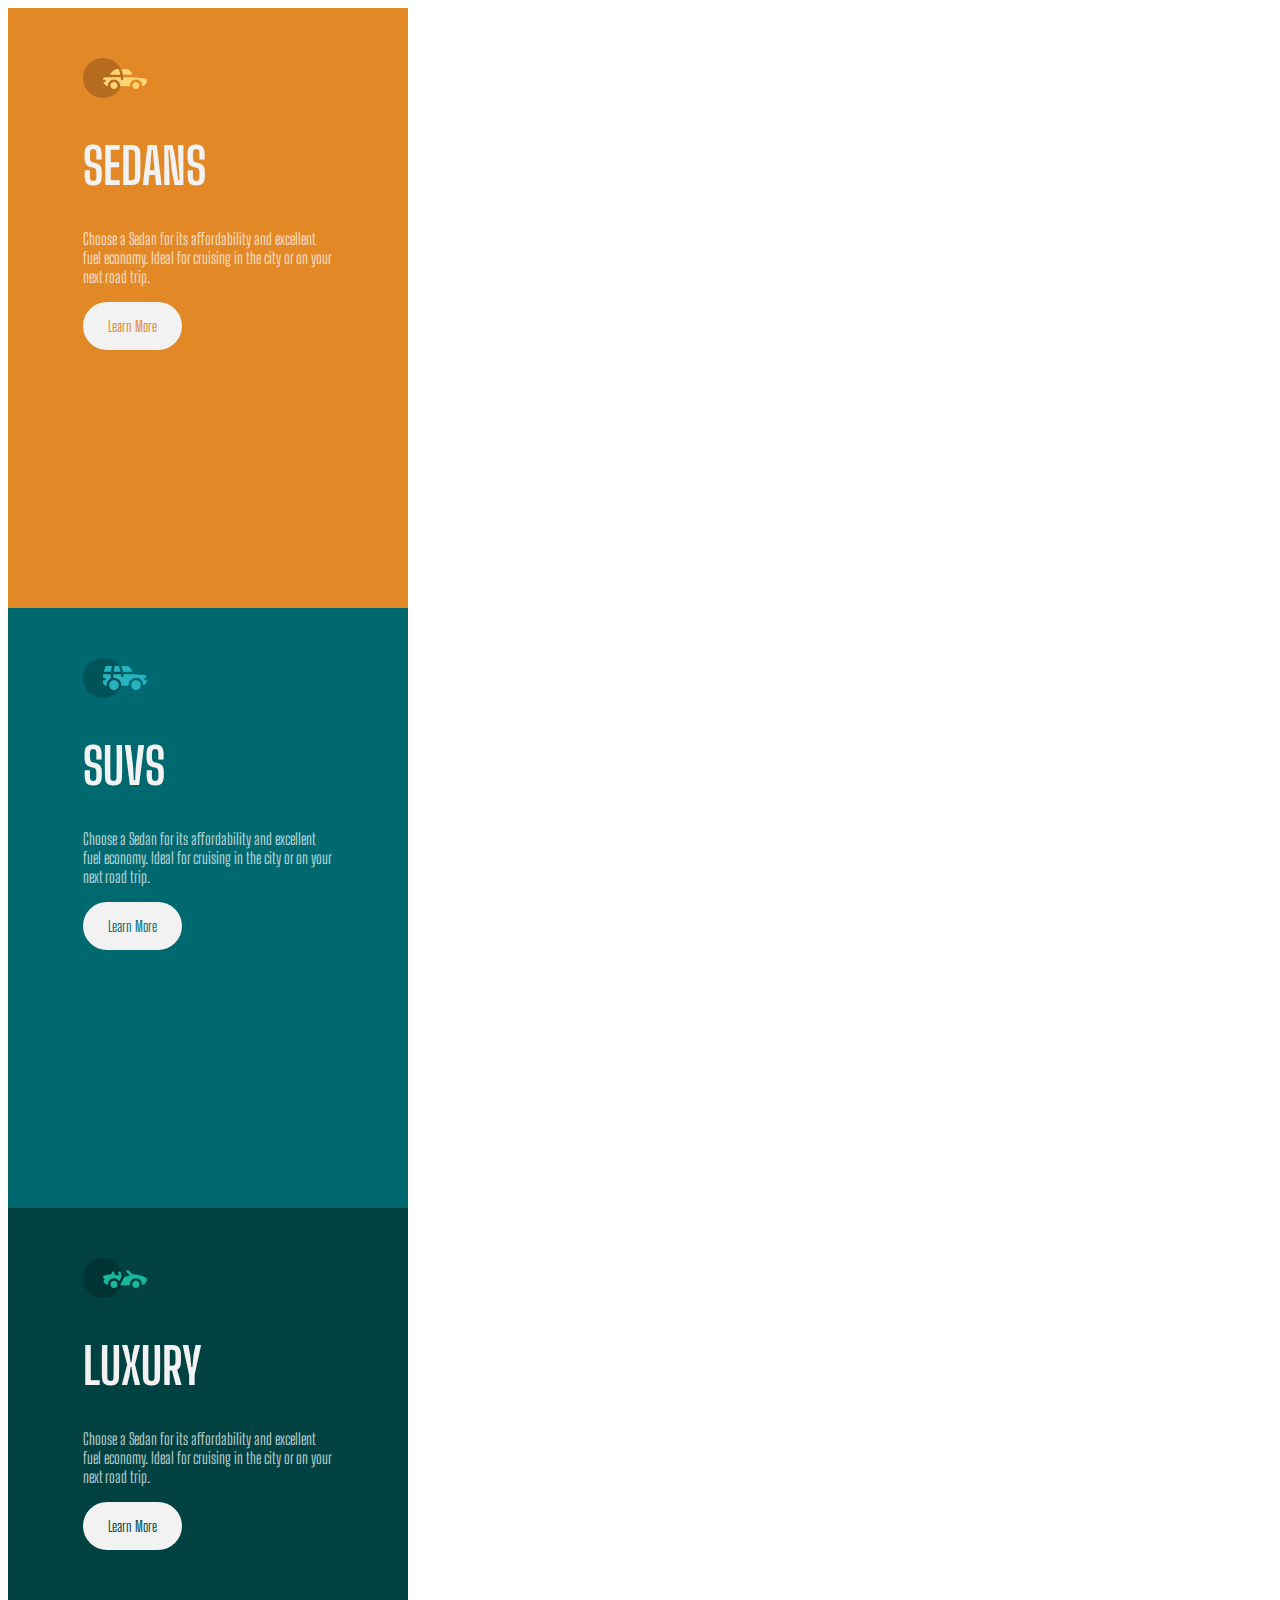
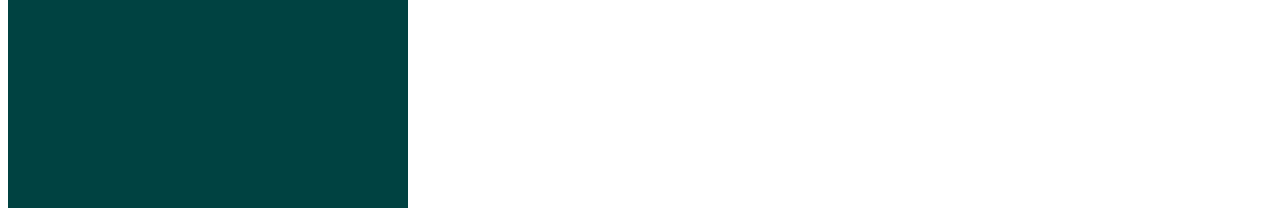
<file: CSSTASK/CSS Task/index.html>
<!DOCTYPE html>
<html lang="en">

<head>
    <meta charset="UTF-8">
    <meta http-equiv="X-UA-Compatible" content="IE=edge">
    <meta name="viewport" content="width=device-width, initial-scale=1.0">
    <link rel="stylesheet" href="./style.css">


    <link rel="preconnect" href="https://fonts.gstatic.com">

    <link href="https://fonts.googleapis.com/css2?family=Big+Shoulders+Display:wght@700&family=Lexend+Deca&display=swap"
        rel="stylesheet">
    <title>css task</title>

</head>

<body>
    <section class="flex-container">

        <section class="sedan">

            <img src="./images/icon-sedans.svg">
            <h1 id="SEDANS">SEDANS</h1>
            <p>Choose a Sedan for its affordability and excellent fuel economy.
                Ideal for cruising in the city or on your next road trip.</p>

            <Button id="sedan">Learn More</BUtton>

        </section>

        <section class="suv">

            <img src="./images/icon-suvs.svg">
            <h1 id="SUVS">SUVS</h1>
            <p>Choose a Sedan for its affordability and excellent fuel economy.
                Ideal for cruising in the city or on your next road trip.</p>

            <Button id="suv">Learn More</BUtton>

        </section>

        <section class="luxury">

            <img src="./images/icon-luxury.svg">
            <h1>LUXURY</h1>
            <p>Choose a Sedan for its affordability and excellent fuel economy.
                Ideal for cruising in the city or on your next road trip.</p>

            <Button id="luxury">Learn More</BUtton>

        </section>


    </section>
</body>

</html>
</file>
<file: CSSTASK/CSS Task/style.css>
h1 {font-family:Big Shoulders Display, cursive;
    Lexend Deca, sans-serif;
font-size:50px;
color: hsl(0, 0%, 95%);
 }

p{
    font-size: 25;
font-family:Big Shoulders Display, cursive;
Lexend Deca, sans-serif ;
color:hsla(0, 0%, 100%, 0.75)
 }

button{
    font-family:Big Shoulders Display, cursive;
    Lexend Deca, sans-serif;
}

.sedan{
    background-color: hsl(31, 77%, 52%);
width: 250px ;
height: 500px ;
padding: 50px 75px ;
margin-bottom: 900;
}

#sedan{
    background-color:hsl(0, 0%, 95%) ;
border-radius: 40px;
border: 0;
color:hsl(31, 77%, 52%);
padding: 15px 25px;
font-size: 15px;
text-transform: capitalize;
}

.suv{
    background-color: hsl(184, 100%, 22%);
width: 250px ;
height: 500px ;
padding: 50px 75px ;
margin-bottom: 900;
 }

 #suv{
    background-color:hsl(0, 0%, 95%) ;
border-radius: 40px;
border: 0;
color:hsl(184, 100%, 22%);
padding: 15px 25px;
font-size: 15px;
text-transform: capitalize;
}
 .luxury{
    background-color: hsl(179, 100%, 13%);
width: 250px ;
height: 500px ;
padding: 50px 75px ;
margin-bottom: 900;
 }



 #luxury{
    background-color:hsl(0, 0%, 95%) ;
border-radius: 40px;
border: 0;
color:hsl(179, 100%, 13%);
padding: 15px 25px;
font-size: 15px;
text-transform: capitalize;
    


}
.flex-container {
    display: flex;
    flex-direction: column;
    
}
</file>
